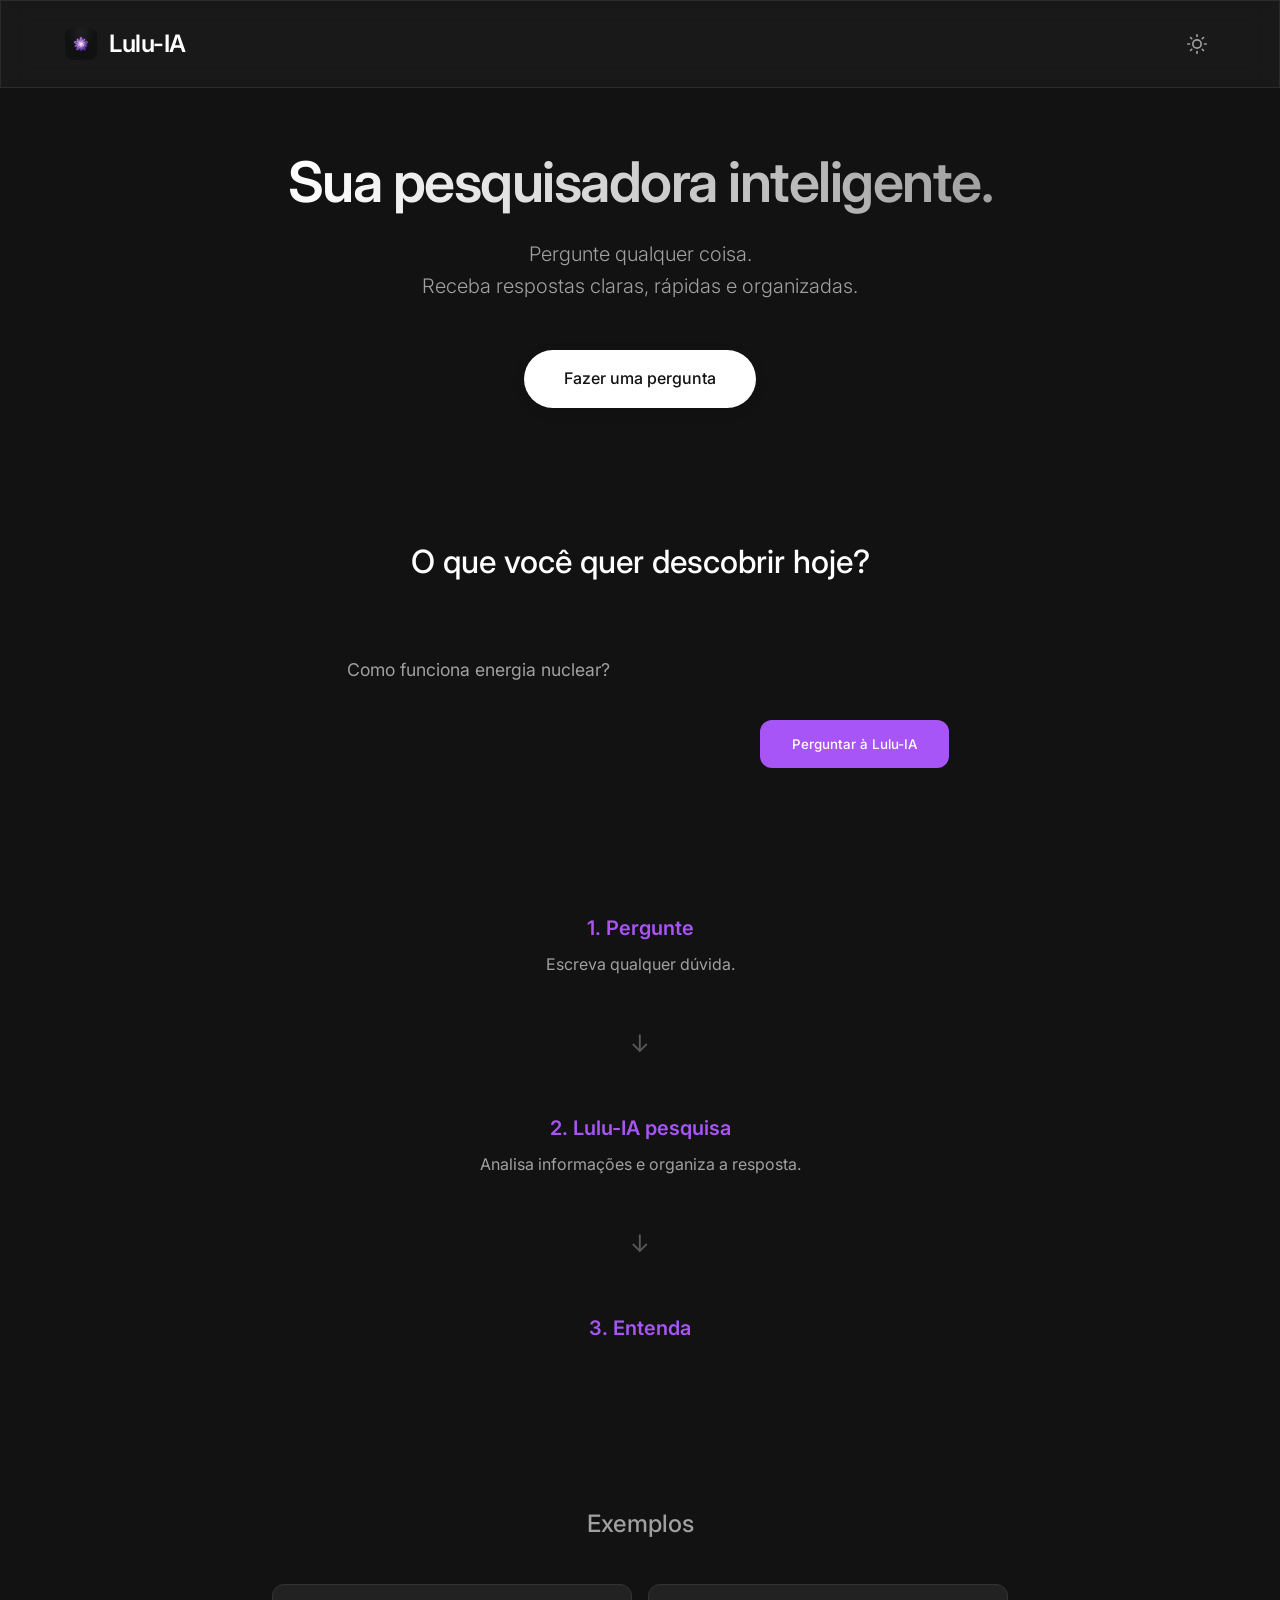
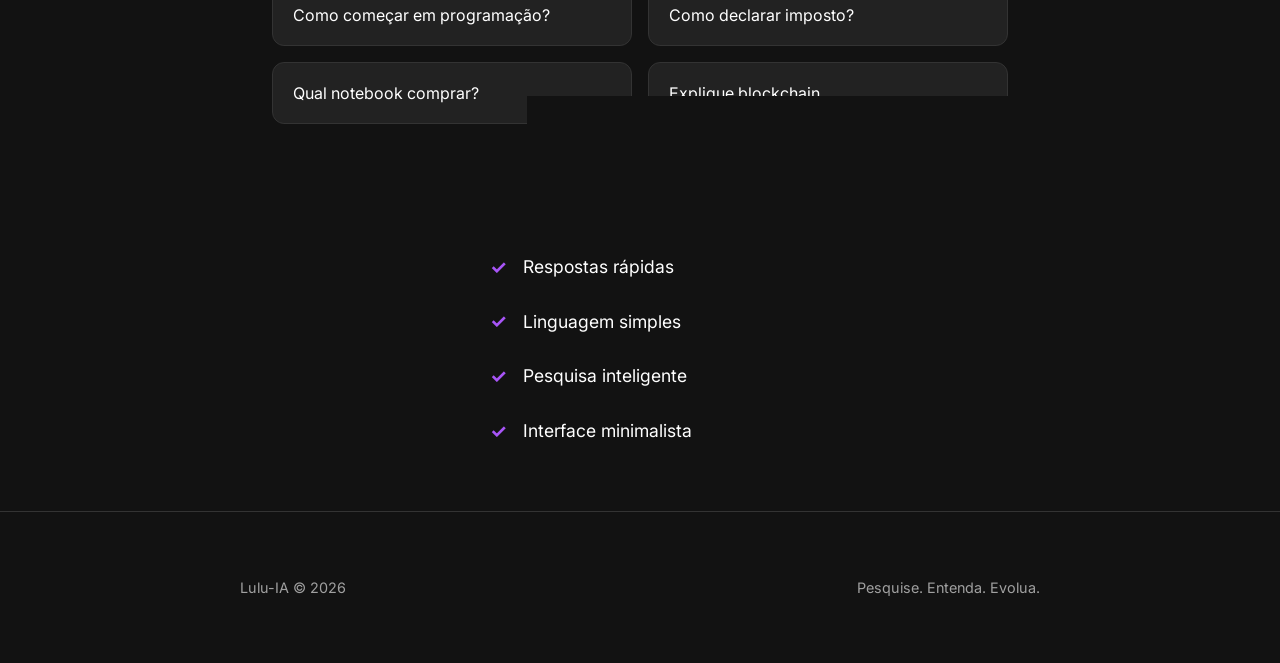
<file: index.html>
<!DOCTYPE html>
<html lang="pt-BR">
<head>
    <meta charset="UTF-8">
    <meta name="viewport" content="width=device-width, initial-scale=1.0">
    <meta name="description" content="Lulu-IA - Sua pesquisadora virtual minimalista. Pergunte qualquer coisa. Lulu-IA pesquisa, organiza e explica.">
    <title>Lulu-IA | Sua pesquisadora inteligente</title>
    <link rel="preconnect" href="https://fonts.googleapis.com">
    <link rel="preconnect" href="https://fonts.gstatic.com" crossorigin>
    <link href="https://fonts.googleapis.com/css2?family=Inter:wght@300;400;500;600&display=swap" rel="stylesheet">
    <link rel="stylesheet" href="style.css">
</head>
<body>
    <nav class="navbar glass">
        <div class="logo-container">
            <img src="logo.png" alt="Lulu-IA Logo" class="logo-img">
            <span>Lulu-IA</span>
        </div>
        <button class="btn-theme" id="theme-toggle" title="Mudar Tema">
            <svg id="theme-icon" width="20" height="20" viewBox="0 0 24 24" fill="none" stroke="currentColor" stroke-width="2" stroke-linecap="round" stroke-linejoin="round">
                <circle cx="12" cy="12" r="5"></circle>
                <line x1="12" y1="1" x2="12" y2="3"></line>
                <line x1="12" y1="21" x2="12" y2="23"></line>
                <line x1="4.22" y1="4.22" x2="5.64" y2="5.64"></line>
                <line x1="18.36" y1="18.36" x2="19.78" y2="19.78"></line>
                <line x1="1" y1="12" x2="3" y2="12"></line>
                <line x1="21" y1="12" x2="23" y2="12"></line>
                <line x1="4.22" y1="19.78" x2="5.64" y2="18.36"></line>
                <line x1="18.36" y1="5.64" x2="19.78" y2="4.22"></line>
            </svg>
        </button>
    </nav>

    <main>
        <!-- Hero Section -->
        <section class="hero" id="hero">
            <h1>Sua pesquisadora inteligente.</h1>
            <p>Pergunte qualquer coisa.<br>Receba respostas claras, rápidas e organizadas.</p>
            <a href="#ask" class="btn-primary">Fazer uma pergunta</a>
        </section>

        <!-- Ask Section (Central Box) -->
        <section class="ask-section" id="ask">
            <h2>O que você quer descobrir hoje?</h2>
            <div class="search-container">
                <div class="search-box">
                    <input type="text" id="question-input" placeholder="Como funciona energia nuclear?" autocomplete="off">
                    <button class="btn-ask" id="btn-ask">Perguntar à Lulu-IA</button>
                </div>
            </div>
        </section>

        <!-- How it works -->
        <section class="how-it-works" id="how-it-works">
            <div class="step">
                <div class="step-number">1. Pergunte</div>
                <p>Escreva qualquer dúvida.</p>
                <div class="arrow">↓</div>
            </div>
            <div class="step">
                <div class="step-number">2. Lulu-IA pesquisa</div>
                <p>Analisa informações e organiza a resposta.</p>
                <div class="arrow">↓</div>
            </div>
            <div class="step">
                <div class="step-number">3. Entenda</div>
                <p>Receba explicações simples.</p>
            </div>
        </section>

        <!-- Examples Section -->
        <section class="examples" id="examples">
            <h3>Exemplos</h3>
            <div class="examples-grid">
                <button class="example-btn">Como começar em programação?</button>
                <button class="example-btn">Como declarar imposto?</button>
                <button class="example-btn">Qual notebook comprar?</button>
                <button class="example-btn">Explique blockchain.</button>
            </div>
        </section>

        <!-- Benefits Section -->
        <section class="benefits" id="benefits">
            <ul class="benefits-list">
                <li><span class="check">✓</span> Respostas rápidas</li>
                <li><span class="check">✓</span> Linguagem simples</li>
                <li><span class="check">✓</span> Pesquisa inteligente</li>
                <li><span class="check">✓</span> Interface minimalista</li>
            </ul>
        </section>
    </main>

    <!-- Footer -->
    <footer>
        <div class="footer-content">
            <div class="footer-logo">Lulu-IA © 2026</div>
            <div class="footer-tagline">Pesquise. Entenda. Evolua.</div>
        </div>
    </footer>

    <script src="script.js"></script>
</body>
</html>
</file>
<file: style.css>
:root {
    --bg-color: #121212;
    --text-primary: #ffffff;
    --text-secondary: #a0a0a0;
    --accent: #222222;
    --accent-hover: #333333;
    --border-color: #333333;
    --font-family: 'Inter', sans-serif;
    --glass-bg: rgba(30, 30, 30, 0.6);
    --glass-border: rgba(255, 255, 255, 0.08);
    --primary-color: #a855f7; /* Soft purple */
    --primary-hover: #9333ea;
}

body.light-mode {
    --bg-color: #f9fafb;
    --text-primary: #111827;
    --text-secondary: #6b7280;
    --accent: #ffffff;
    --accent-hover: #f3f4f6;
    --border-color: #e5e7eb;
    --glass-bg: rgba(255, 255, 255, 0.7);
    --glass-border: rgba(0, 0, 0, 0.05);
    --primary-color: #8b5cf6;
    --primary-hover: #7c3aed;
}

* {
    margin: 0;
    padding: 0;
    box-sizing: border-box;
}

html {
    scroll-behavior: smooth;
}

body {
    background-color: var(--bg-color);
    color: var(--text-primary);
    font-family: var(--font-family);
    line-height: 1.6;
    -webkit-font-smoothing: antialiased;
    display: flex;
    flex-direction: column;
    min-height: 100vh;
    transition: background-color 0.4s ease, color 0.4s ease;
}

/* Glassmorphism utilities */
.glass {
    background: var(--glass-bg);
    backdrop-filter: blur(12px);
    -webkit-backdrop-filter: blur(12px);
    border: 1px solid var(--glass-border);
}

.navbar {
    padding: 1.5rem 5%;
    display: flex;
    justify-content: space-between;
    align-items: center;
    position: sticky;
    top: 0;
    z-index: 50;
}

.logo-container {
    display: flex;
    align-items: center;
    gap: 0.75rem;
    font-size: 1.5rem;
    font-weight: 600;
    letter-spacing: -0.5px;
}

.logo-img {
    width: 32px;
    height: 32px;
    border-radius: 8px;
    object-fit: cover;
}

.btn-theme {
    background: transparent;
    border: none;
    color: var(--text-secondary);
    cursor: pointer;
    padding: 0.5rem;
    border-radius: 50%;
    transition: all 0.3s ease;
    display: flex;
    align-items: center;
    justify-content: center;
}

.btn-theme:hover {
    color: var(--text-primary);
    background-color: var(--accent);
    transform: scale(1.1);
}

main {
    flex: 1;
    display: flex;
    flex-direction: column;
    align-items: center;
    width: 100%;
    max-width: 800px;
    margin: 0 auto;
    padding: 0 2rem;
}

section {
    width: 100%;
    padding: 4rem 0;
    display: flex;
    flex-direction: column;
    align-items: center;
    text-align: center;
    opacity: 0;
    transform: translateY(20px);
    animation: fadeIn 0.8s cubic-bezier(0.16, 1, 0.3, 1) forwards;
}

@keyframes fadeIn {
    to {
        opacity: 1;
        transform: translateY(0);
    }
}

#ask { animation-delay: 0.2s; }
#how-it-works { animation-delay: 0.4s; }
#examples { animation-delay: 0.6s; }
#benefits { animation-delay: 0.8s; }

/* Hero */
.hero h1 {
    font-size: 3.5rem;
    font-weight: 600;
    letter-spacing: -1.5px;
    margin-bottom: 1.5rem;
    line-height: 1.1;
    background: linear-gradient(to right, var(--text-primary), var(--text-secondary));
    -webkit-background-clip: text;
    -webkit-text-fill-color: transparent;
}

.hero p {
    font-size: 1.25rem;
    color: var(--text-secondary);
    margin-bottom: 3rem;
    font-weight: 300;
}

.btn-primary {
    display: inline-block;
    background-color: var(--text-primary);
    color: var(--bg-color);
    padding: 1rem 2.5rem;
    border-radius: 30px;
    text-decoration: none;
    font-weight: 500;
    transition: transform 0.3s cubic-bezier(0.16, 1, 0.3, 1), background-color 0.3s ease, box-shadow 0.3s ease;
    box-shadow: 0 4px 14px rgba(0,0,0,0.1);
}

.btn-primary:hover {
    transform: translateY(-3px);
    box-shadow: 0 6px 20px rgba(0,0,0,0.15);
    background-color: var(--text-secondary);
}

body.light-mode .btn-primary:hover {
    background-color: #374151;
}

/* Ask Section */
.ask-section h2 {
    font-size: 2rem;
    font-weight: 500;
    margin-bottom: 2.5rem;
}

.search-container {
    width: 100%;
    max-width: 650px;
}

.search-box {
    border-radius: 16px;
    padding: 0.5rem;
    display: flex;
    flex-direction: column;
    gap: 1rem;
    transition: border-color 0.3s ease, box-shadow 0.3s ease, transform 0.3s ease;
}

.search-box:focus-within {
    border-color: var(--primary-color);
    box-shadow: 0 0 0 4px rgba(168, 85, 247, 0.1);
    transform: translateY(-2px);
}

#question-input {
    width: 100%;
    background: transparent;
    border: none;
    color: var(--text-primary);
    font-size: 1.1rem;
    padding: 1.5rem;
    font-family: var(--font-family);
    outline: none;
}

#question-input::placeholder {
    color: var(--text-secondary);
}

.btn-ask {
    background-color: var(--primary-color);
    border: none;
    color: #ffffff;
    padding: 1rem 2rem;
    border-radius: 12px;
    cursor: pointer;
    font-family: var(--font-family);
    font-weight: 500;
    transition: background-color 0.3s ease, transform 0.2s ease;
    align-self: flex-end;
    margin: 0 0.5rem 0.5rem 0;
}

.btn-ask:hover {
    background-color: var(--primary-hover);
    transform: scale(1.02);
}

/* Steps, Examples, Benefits */
.how-it-works { gap: 3rem; }
.step { display: flex; flex-direction: column; align-items: center; }
.step-number { font-size: 1.25rem; font-weight: 600; margin-bottom: 0.5rem; color: var(--primary-color); }
.step p { color: var(--text-secondary); font-weight: 400; }
.arrow { margin-top: 3rem; color: var(--text-secondary); font-size: 1.5rem; opacity: 0.5; }

.examples h3 { font-size: 1.5rem; font-weight: 500; margin-bottom: 2.5rem; color: var(--text-secondary); }
.examples-grid { display: grid; grid-template-columns: repeat(auto-fit, minmax(250px, 1fr)); gap: 1rem; width: 100%; }
.example-btn {
    background-color: var(--accent);
    border: 1px solid var(--border-color);
    color: var(--text-primary);
    padding: 1.25rem;
    border-radius: 12px;
    cursor: pointer;
    font-family: var(--font-family);
    font-size: 1rem;
    text-align: left;
    transition: all 0.3s cubic-bezier(0.16, 1, 0.3, 1);
}
.example-btn:hover {
    border-color: var(--primary-color);
    transform: translateY(-3px);
    box-shadow: 0 4px 12px rgba(0,0,0,0.05);
}

.benefits-list { list-style: none; display: flex; flex-direction: column; gap: 1.5rem; text-align: left; width: 100%; max-width: 300px; }
.benefits-list li { font-size: 1.1rem; display: flex; align-items: center; gap: 1rem; font-weight: 400;}
.check { color: var(--primary-color); font-size: 1.2rem; font-weight: bold;}

footer { padding: 4rem 2rem; border-top: 1px solid var(--border-color); margin-top: auto; }
.footer-content { max-width: 800px; margin: 0 auto; display: flex; justify-content: space-between; align-items: center; color: var(--text-secondary); font-size: 0.9rem; }

@media (max-width: 600px) {
    .hero h1 { font-size: 2.5rem; }
    .footer-content { flex-direction: column; gap: 1rem; }
}
</file>
